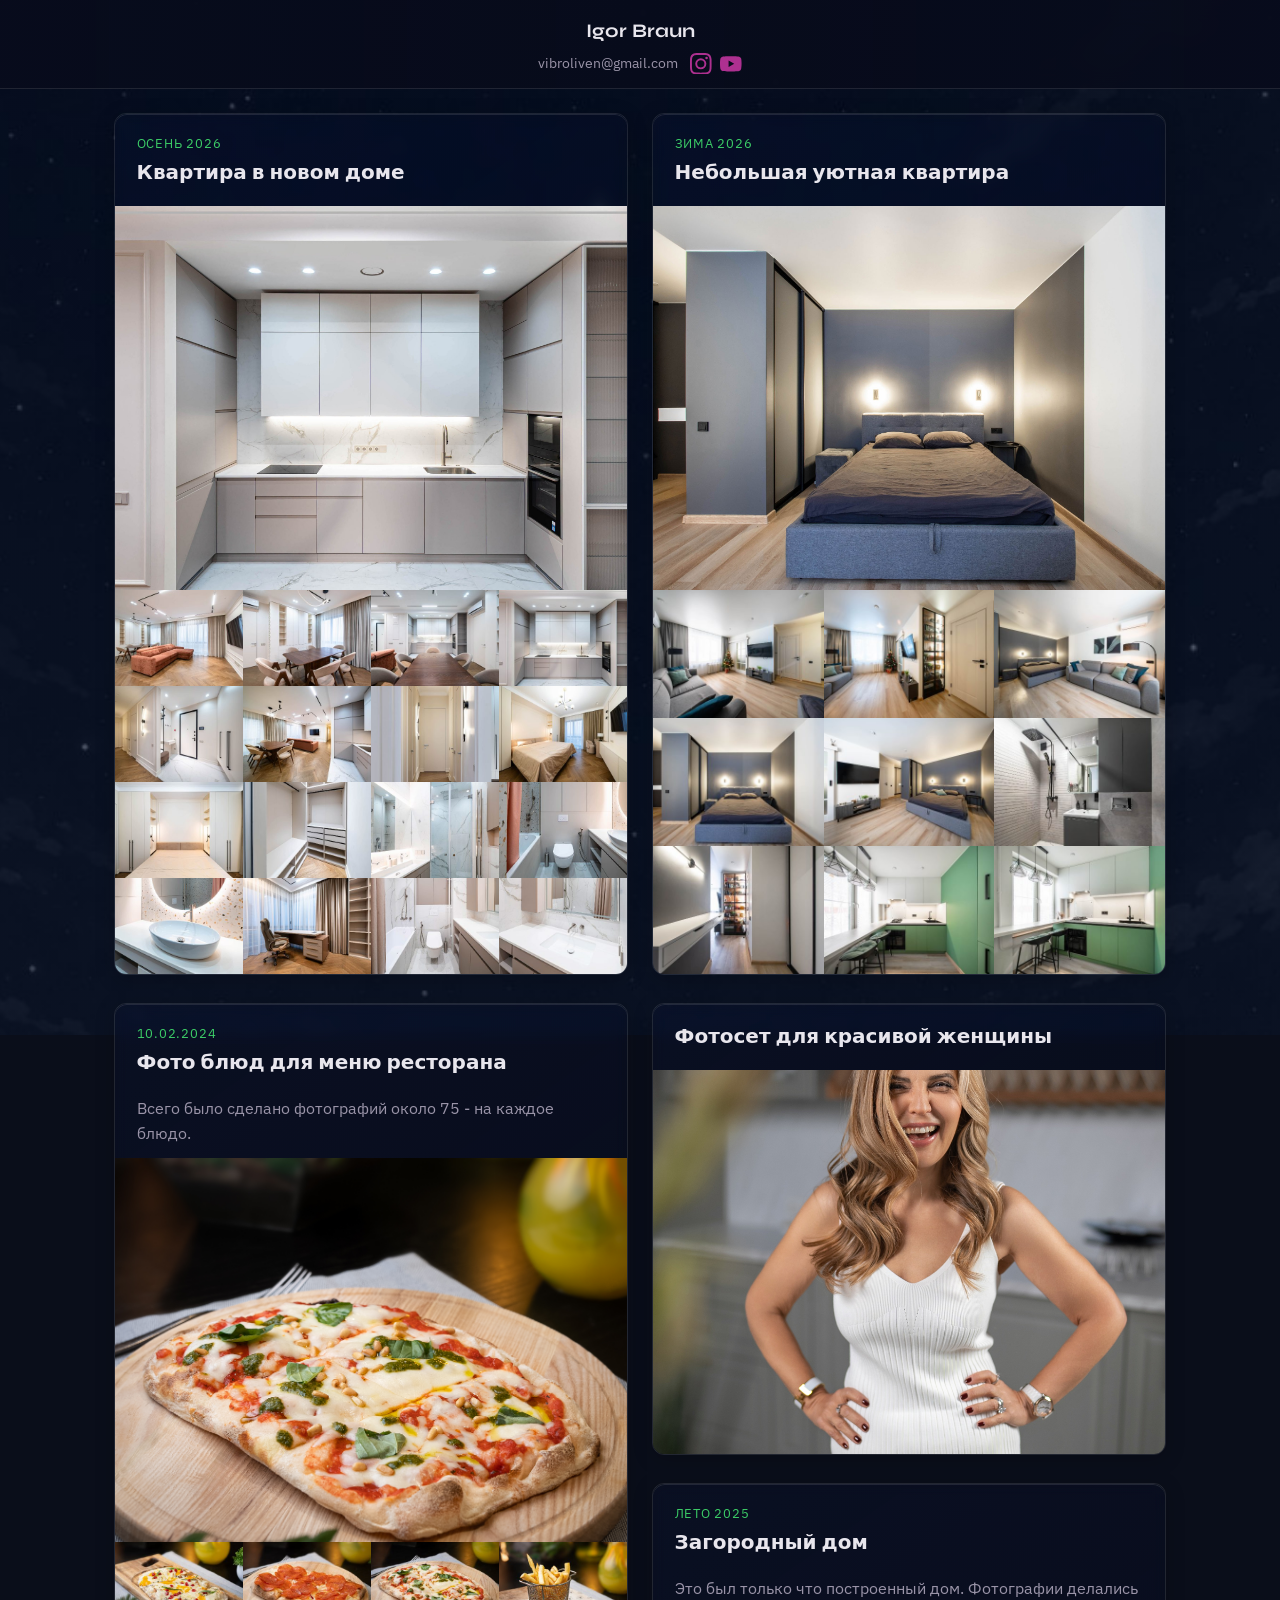
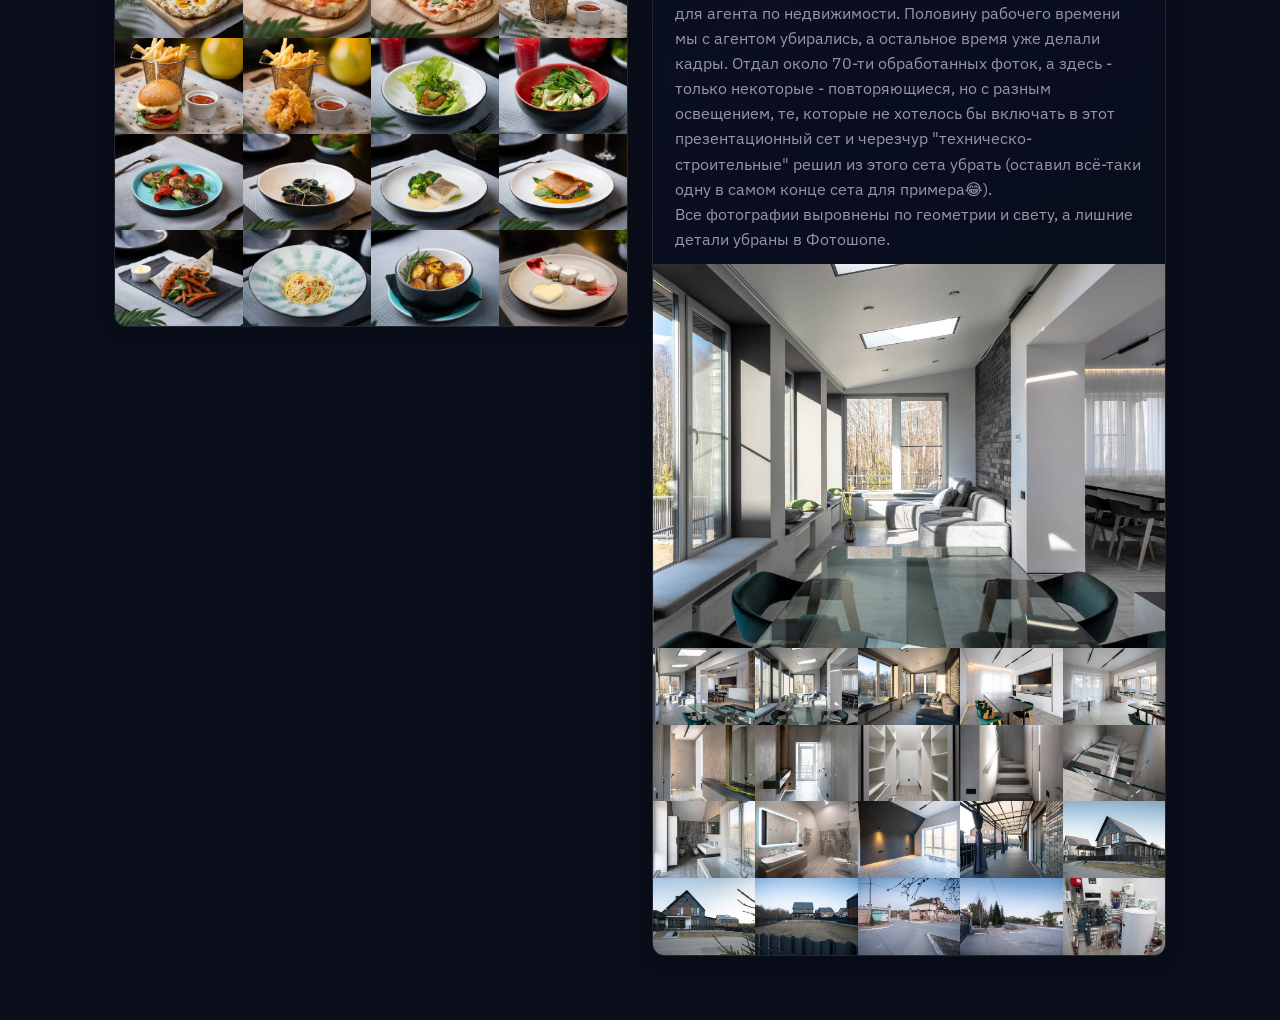
<file: index.html>
<!DOCTYPE html>
<html lang="ru">
<head>
  <meta charset="UTF-8" />
  <meta name="viewport" content="width=device-width, initial-scale=1" />
  <meta name="description" content="Портфолио — Igor Braun" />
  <title>Igor Braun</title>
  <link rel="preconnect" href="https://fonts.googleapis.com" />
  <link rel="preconnect" href="https://fonts.gstatic.com" crossorigin />
  <link href="https://fonts.googleapis.com/css2?family=Syne:wght@400;600;700&family=IBM+Plex+Sans:wght@400;500&display=swap" rel="stylesheet" />
  <link rel="stylesheet" href="css/style.css?v=59" />
</head>
<body>
  <div class="site-bg" aria-hidden="true"></div>
  <header class="site-header">
    <div class="site-brand">
      <p class="logo" id="site-logo">Igor Braun</p>
      <div class="header-contacts">
        <a class="header-contact" id="header-email" href="mailto:vibroliven@gmail.com">vibroliven@gmail.com</a>
        <div class="header-social">
          <a id="header-instagram" class="social-link" href="https://www.instagram.com/igbraun/" target="_blank" rel="noopener" aria-label="Instagram @igbraun">
            <svg xmlns="http://www.w3.org/2000/svg" viewBox="0 0 24 24" aria-hidden="true"><path d="M12 2.163c3.204 0 3.584.012 4.85.07 3.252.148 4.771 1.691 4.919 4.919.058 1.265.069 1.645.069 4.849 0 3.205-.012 3.584-.069 4.849-.149 3.225-1.664 4.771-4.919 4.919-1.266.058-1.644.07-4.85.07-3.204 0-3.584-.012-4.849-.07-3.26-.149-4.771-1.699-4.919-4.92-.058-1.265-.07-1.644-.07-4.849 0-3.204.013-3.583.07-4.849.149-3.227 1.664-4.771 4.919-4.919 1.266-.057 1.645-.069 4.849-.069zM12 0C8.741 0 8.333.014 7.053.072 2.695.272.273 2.69.073 7.052.014 8.333 0 8.741 0 12c0 3.259.014 3.668.072 4.948.2 4.358 2.618 6.78 6.98 6.98C8.333 23.986 8.741 24 12 24c3.259 0 3.668-.014 4.948-.072 4.354-.2 6.782-2.618 6.979-6.98.059-1.28.073-1.689.073-4.948 0-3.259-.014-3.667-.072-4.947-.196-4.354-2.617-6.78-6.979-6.98C15.668.014 15.259 0 12 0zm0 5.838a6.162 6.162 0 100 12.324 6.162 6.162 0 000-12.324zM12 16a4 4 0 110-8 4 4 0 010 8zm6.406-11.845a1.44 1.44 0 100 2.881 1.44 1.44 0 000-2.881z"/></svg>
          </a>
          <a id="header-youtube" class="social-link" href="https://www.youtube.com/@Igorbraun" target="_blank" rel="noopener" aria-label="YouTube Igor Braun">
            <svg xmlns="http://www.w3.org/2000/svg" viewBox="0 0 24 24" aria-hidden="true"><path d="M23.498 6.186a3.016 3.016 0 00-2.122-2.136C19.505 3.545 12 3.545 12 3.545s-7.505 0-9.377.505A3.017 3.017 0 00.502 6.186C0 8.07 0 12 0 12s0 3.93.502 5.814a3.016 3.016 0 002.122 2.136c1.871.505 9.376.505 9.376.505s7.505 0 9.377-.505a3.015 3.015 0 002.122-2.136C24 15.93 24 12 24 12s0-3.93-.502-5.814zM9.545 15.568V8.432L15.818 12l-6.273 3.568z"/></svg>
          </a>
        </div>
      </div>
    </div>
  </header>

  <main>
    <div id="feed" class="feed" aria-live="polite"></div>
  </main>

  <div id="lightbox" class="lightbox" hidden aria-hidden="true" role="dialog" aria-modal="true" aria-label="Просмотр">
    <button type="button" class="lightbox__btn lightbox__close" data-lightbox-close aria-label="Закрыть">×</button>
    <div class="lightbox__inner">
      <div class="lightbox__stage" data-lightbox-stage>
        <div class="lightbox__loader" data-lightbox-loader hidden aria-hidden="true"></div>
        <img class="lightbox__img" alt="" draggable="false" />
        <iframe class="lightbox__video" title="Видео" allow="accelerometer; autoplay; clipboard-write; encrypted-media; gyroscope; picture-in-picture; fullscreen" allowfullscreen hidden></iframe>
      </div>
      <div class="lightbox__controls">
        <button type="button" class="lightbox__btn lightbox__prev" data-lightbox-prev aria-label="Предыдущее фото">‹</button>
        <span class="lightbox__counter" aria-live="polite"></span>
        <button type="button" class="lightbox__btn lightbox__next" data-lightbox-next aria-label="Следующее фото">›</button>
      </div>
    </div>
  </div>

  <script src="js/attachment-path.js?v=1"></script>
  <script src="js/post-text.js?v=4"></script>
  <script src="js/site.js?v=63"></script>
  <script src="js/main.js?v=38"></script>
</body>
</html>
</file>
<file: css/style.css>
:root {
  --bg: #0c0b0f;
  --bg-elevated: #141218;
  --text: #e8e6ed;
  --muted: #9a94a8;
  --accent: #ad3090;
  --accent-soft: rgba(173, 48, 144, 0.15);
  --date: #3ccd67;
  --border: rgba(255, 255, 255, 0.1);
  --panel: rgba(8, 12, 28, 0.27);
  --panel-edge: rgba(255, 255, 255, 0.1);
  --radius: 12px;
  --font-display: "Syne", system-ui, sans-serif;
  --font-body: "IBM Plex Sans", system-ui, sans-serif;
  --max: 1100px;
}

*,
*::before,
*::after {
  box-sizing: border-box;
}

html {
  background-color: #0a0e1a;
}

/* Фон: отдельный слой (iOS не размывает backdrop через html::before с z-index: -1) */
.site-bg {
  position: fixed;
  top: var(--bg-layer-top, -15vh);
  left: 0;
  width: 100%;
  height: var(--bg-layer-height, 130vh);
  z-index: 0;
  pointer-events: none;
  background-color: #0a0e1a;
  background-image:
    linear-gradient(rgba(8, 12, 28, 0.12), rgba(8, 12, 28, 0.12)),
    url("../images/bg-mobile.png");
  background-repeat: no-repeat;
  background-position: center center;
  background-size: cover;
  transform: translate3d(0, var(--bg-parallax-y, 0px), 0);
  will-change: transform;
}

@media (prefers-reduced-motion: reduce) {
  .site-bg {
    transform: none;
    will-change: auto;
  }
}

body {
  margin: 0;
  font-family: var(--font-body);
  font-size: 1rem;
  line-height: 1.6;
  color: var(--text);
  min-height: 100vh;
  background: transparent;
}

.site-header,
main,
.lightbox {
  position: relative;
  z-index: 1;
}

/* Горизонтальный широкий экран — desktop-текстура; вертикальный монитор — mobile */
@media (min-width: 768px) and (min-aspect-ratio: 1/1) {
  .site-bg {
    background-image:
      linear-gradient(rgba(8, 12, 28, 0.3), rgba(8, 12, 28, 0.3)),
      url("../images/bg-desktop.png");
  }
}

a {
  color: var(--accent);
  text-decoration: none;
}

a:hover {
  text-decoration: underline;
}

/* Шапка: логотип и меню по центру, меню под разделителем — на всех экранах */
.site-header {
  position: relative;
  z-index: 50;
  display: flex;
  flex-direction: column;
  align-items: center;
  text-align: center;
  gap: 0;
  padding: 1rem 1.5rem 0.85rem;
  background-color: rgba(8, 12, 28, 0.88);
  background-image: linear-gradient(
    to right,
    rgba(8, 12, 28, 0.18) 0%,
    rgba(8, 12, 28, 0.1) 20%,
    rgba(8, 12, 28, 0.04) 38%,
    transparent 50%,
    rgba(8, 12, 28, 0.04) 62%,
    rgba(8, 12, 28, 0.1) 80%,
    rgba(8, 12, 28, 0.18) 100%
  );
  -webkit-backdrop-filter: blur(12px);
  backdrop-filter: blur(12px);
  border-bottom: 1px solid var(--border);
}

.site-brand {
  display: flex;
  flex-direction: column;
  align-items: center;
  width: 100%;
  gap: 0.35rem;
}

.logo {
  display: block;
  margin: 0;
  font-family: var(--font-display);
  font-weight: 700;
  font-size: 1.2rem;
  color: var(--text);
  text-align: center;
}

.header-contacts {
  display: flex;
  flex-wrap: wrap;
  align-items: center;
  justify-content: center;
  gap: 0.5rem 0.75rem;
}

.header-contact {
  font-size: 0.88rem;
  color: var(--muted);
  text-decoration: none;
}

.header-contact:hover {
  color: var(--accent);
  text-decoration: none;
}

.header-social {
  display: inline-flex;
  align-items: center;
  gap: 0.55rem;
}

.social-link {
  display: inline-flex;
  align-items: center;
  justify-content: center;
  color: var(--accent);
  text-decoration: none;
  line-height: 0;
}

.social-link:hover {
  opacity: 0.85;
  text-decoration: none;
}

.social-link svg {
  width: 1.35rem;
  height: 1.35rem;
  fill: currentColor;
}

main {
  max-width: var(--max);
  margin: 0 auto;
  padding: 1.5rem 1.5rem 4rem;
}

.feed {
  display: flex;
  flex-direction: column;
  gap: 2.5rem;
}

/* Две колонки (кладка): квадратный или горизонтальный экран */
@media (min-aspect-ratio: 1/1) and (min-width: 720px) {
  .feed--masonry {
    display: flex;
    flex-direction: row;
    align-items: flex-start;
    gap: 1.5rem;
  }

  .feed--masonry .feed-col {
    flex: 1;
    min-width: 0;
    display: flex;
    flex-direction: column;
    gap: 1.75rem;
  }
}

.feed-empty {
  text-align: center;
  color: var(--muted);
  padding: 2rem 0;
}

.feed-empty code {
  font-size: 0.9em;
  color: var(--accent);
}

.post-card {
  position: relative;
  container-type: inline-size;
  container-name: post;
  border: 1px solid var(--panel-edge);
  border-radius: var(--radius);
  box-shadow: 0 4px 20px rgba(0, 0, 0, 0.2);
  overflow: hidden;
}

/* Узкая карточка (2 колонки) — меньше столбцов в галерее и видео */
@container post (max-width: 560px) {
  .gallery-grid--5 {
    grid-template-columns: repeat(3, minmax(0, 1fr));
  }

  .gallery-grid--4 {
    grid-template-columns: repeat(2, minmax(0, 1fr));
  }

  .video-grid {
    grid-template-columns: repeat(2, minmax(0, 1fr));
  }
}

/* Стекло на псевдоэлементе: на iOS backdrop на самой карточке с overflow часто даёт чёрный фон */
.post-card::before {
  content: "";
  position: absolute;
  inset: 0;
  z-index: 0;
  border-radius: inherit;
  pointer-events: none;
  background: linear-gradient(
    145deg,
    rgba(12, 18, 42, 0.36) 0%,
    rgba(8, 12, 28, 0.27) 45%,
    rgba(6, 10, 24, 0.29) 100%
  );
  -webkit-backdrop-filter: blur(6px) saturate(1.35);
  backdrop-filter: blur(6px) saturate(1.35);
  box-shadow: inset 0 1px 0 rgba(255, 255, 255, 0.1);
  -webkit-transform: translateZ(0);
  transform: translateZ(0);
}

.post-card > * {
  position: relative;
  z-index: 1;
}

@supports not ((-webkit-backdrop-filter: blur(1px)) or (backdrop-filter: blur(1px))) {
  .post-card::before {
    background: linear-gradient(
      145deg,
      rgba(12, 18, 42, 0.55) 0%,
      rgba(8, 12, 28, 0.5) 50%,
      rgba(6, 10, 24, 0.53) 100%
    );
  }
}

.post-media {
  background: rgba(8, 12, 28, 0.5);
  border-bottom: 1px solid var(--border);
}

.post-media--video {
  position: relative;
  aspect-ratio: 16 / 9;
}

.post-media--video iframe {
  position: absolute;
  inset: 0;
  width: 100%;
  height: 100%;
  border: 0;
}

.post-media--image img {
  display: block;
  width: 100%;
  height: auto;
  vertical-align: middle;
}

.post-body {
  padding: 1.25rem 1.35rem 1.35rem;
}

.post-date {
  display: block;
  margin: 0 0 0.35rem;
  font-size: 0.8rem;
  letter-spacing: 0.06em;
  text-transform: uppercase;
  color: var(--date);
}

.post-title {
  margin: 0 0 0.65rem;
  font-family: var(--font-display);
  font-size: 1.25rem;
  font-weight: 600;
  line-height: 1.25;
}

.post-text p {
  margin: 0;
  color: var(--muted);
  font-size: 0.98rem;
  white-space: pre-line;
}

.post-text--rich p {
  white-space: normal;
}

.post-text--rich p + p {
  margin-top: 0.75rem;
}

.post-text a,
.post-text--rich a {
  color: var(--accent, #e879d8);
  text-decoration: underline;
  text-underline-offset: 2px;
}

.post-text a:hover,
.post-text--rich a:hover {
  opacity: 0.88;
}

.post-text--rich a.post-text__file-link {
  font-weight: 500;
}

.post-text-gap {
  height: 0;
  margin: 0.75rem 0;
}

/* Посты с sections: текст с отступами, галерея и обложка — на всю ширину карточки */
.post-card--sections .post-body--head {
  padding: 1.25rem 1.35rem 0.65rem;
  margin-bottom: 0;
}

.post-card--sections .post-section--text,
.post-card--sections .post-section--audio,
.post-card--sections .post-section--playlist {
  padding: 0 1.35rem;
  margin-top: 0;
}

.post-card--sections .post-section--text + .post-section--text,
.post-card--sections .post-section--text + .post-section--media,
.post-card--sections .post-section--text + .post-section--gallery,
.post-card--sections .post-section--media + .post-section--text,
.post-card--sections .post-section--gallery + .post-section--text {
  padding-top: 0.75rem;
}

.post-card--sections .post-section:last-child.post-section--text,
.post-card--sections .post-section:last-child.post-section--audio,
.post-card--sections .post-section:last-child.post-section--playlist {
  padding-bottom: 1.35rem;
}

.post-card--sections .post-section--gallery,
.post-card--sections .post-section--media {
  padding: 0;
  margin-top: 0;
}

.post-card--sections .post-gallery {
  padding: 0;
}

.post-card--sections .post-section--media .post-cover,
.post-card--sections .post-section--gallery .post-cover {
  margin-top: 0;
  margin-bottom: 0;
}

.post-section {
  margin-top: 0;
}

.post-card--audio .post-text {
  margin-top: 1rem;
}

.post-audio {
  margin-top: 0.85rem;
}

.post-audio audio {
  display: none;
}

.post-audio__bar {
  display: flex;
  align-items: center;
  gap: 0.5rem;
  width: 100%;
  padding: 0.65rem 0.75rem;
  border-radius: 8px;
  border: 1px solid var(--border);
  background: rgba(0, 0, 0, 0.25);
  box-sizing: border-box;
}

.post-audio__timeline {
  display: flex;
  flex: 1;
  align-items: center;
  gap: 0.45rem;
  min-width: 0;
}

.post-audio__play {
  flex-shrink: 0;
  width: 2.5rem;
  height: 2.5rem;
  margin: 0;
  padding: 0;
  border: 1px solid var(--panel-edge);
  border-radius: 999px;
  background: rgba(8, 12, 28, 0.6);
  color: var(--text);
  font-size: 0.95rem;
  line-height: 1;
  cursor: pointer;
  transition: background 0.15s, color 0.15s;
}

.post-audio__play:hover {
  background: rgba(20, 26, 48, 0.85);
  color: var(--accent);
}

.post-audio__play.is-playing {
  color: var(--accent);
}

.post-audio__time {
  flex-shrink: 0;
  font-size: 0.78rem;
  font-variant-numeric: tabular-nums;
  color: var(--muted);
  line-height: 1;
  white-space: nowrap;
}

.post-audio__time--current {
  min-width: 3.35rem;
}

.post-audio__time--total {
  min-width: 3.35rem;
  text-align: right;
}

.post-audio__seek {
  flex: 1 1 auto;
  width: 100%;
  min-width: 2rem;
  height: 4px;
  margin: 0;
  accent-color: var(--accent);
  cursor: pointer;
}

.post-audio__now {
  margin: 0 0 0.5rem;
  font-size: 0.88rem;
  color: var(--text);
  line-height: 1.35;
}

.post-audio__tracks {
  margin: 0.75rem 0 0;
  padding: 0;
  list-style: none;
  border-top: 1px solid var(--border);
}

.post-audio__tracks li {
  border-bottom: 1px solid var(--border);
}

.post-audio__track {
  display: block;
  width: 100%;
  margin: 0;
  padding: 0.5rem 0.6rem;
  border: none;
  background: transparent;
  color: var(--muted);
  font-family: var(--font-body);
  font-size: 0.86rem;
  text-align: left;
  cursor: pointer;
  touch-action: manipulation;
  -webkit-tap-highlight-color: transparent;
  transition: background 0.12s, color 0.12s;
}

.post-audio__track:hover {
  background: rgba(255, 255, 255, 0.06);
  color: var(--text);
}

.post-audio__track.is-active {
  color: var(--accent);
  background: rgba(173, 48, 144, 0.12);
}

.post-link {
  margin: 0.85rem 0 0;
  font-size: 0.95rem;
}

.post-card--gallery .post-body {
  padding-bottom: 1rem;
}

.post-card--gallery .post-gallery {
  padding: 0;
}

.post-gallery {
  padding: 0 1rem 1.25rem;
}

.gallery-grid {
  --gallery-cell-ar: 4 / 3;
  display: grid;
  gap: 0;
  line-height: 0;
  font-size: 0;
}

.gallery-grid--5 {
  grid-template-columns: repeat(5, minmax(0, 1fr));
}

.gallery-grid--4 {
  grid-template-columns: repeat(4, minmax(0, 1fr));
}

.gallery-grid--3 {
  grid-template-columns: repeat(3, minmax(0, 1fr));
}

.gallery-grid--2 {
  grid-template-columns: repeat(2, minmax(0, 1fr));
}

.gallery-cell--video {
  position: relative;
}

.gallery-cell--inline-video {
  position: relative;
  display: block;
  width: 100%;
  aspect-ratio: var(--gallery-cell-ar, 4 / 3);
  min-height: 0;
  background: #000;
  overflow: hidden;
  padding: 0;
  line-height: 0;
}

.gallery-cell--inline-video iframe {
  position: absolute;
  inset: 0;
  display: block;
  width: 100%;
  height: 100%;
  border: 0;
}

.gallery-cell--video:hover img {
  opacity: 0.72;
}

.gallery-cell__play {
  position: absolute;
  inset: 0;
  margin: auto;
  width: 3rem;
  height: 3rem;
  border-radius: 50%;
  background: rgba(0, 0, 0, 0.55);
  pointer-events: none;
}

.gallery-cell__play::after {
  content: "";
  position: absolute;
  left: 50%;
  top: 50%;
  transform: translate(-38%, -50%);
  border-style: solid;
  border-width: 0.55rem 0 0.55rem 0.95rem;
  border-color: transparent transparent transparent #fff;
}

.post-card--gallery .post-cover {
  margin: 0;
}

.post-cover {
  margin-bottom: 0.85rem;
}

.post-cover__btn {
  display: block;
  width: 100%;
  margin: 0;
  padding: 0;
  border: none;
  border-radius: 0;
  background: transparent;
  cursor: pointer;
  overflow: hidden;
  aspect-ratio: 4 / 3;
  line-height: 0;
}

.post-cover__btn:hover img {
  opacity: 0.92;
}

.post-cover__btn img {
  display: block;
  width: 100%;
  height: 100%;
  object-fit: cover;
  object-position: center;
  pointer-events: none;
}

.post-cover__btn.gallery-cell--video {
  position: relative;
}

/* Видео над сеткой — воспроизведение на месте, без лайтбокса */
.post-cover--inline-video {
  margin-bottom: 0.85rem;
}

.post-cover--inline-video .post-cover__frame {
  position: relative;
  width: 100%;
  background: #000;
  overflow: hidden;
  line-height: 0;
}

.post-cover--bare .post-cover__frame {
  max-width: 100%;
}

.post-cover__frame--portrait {
  max-width: 100%;
  margin-left: auto;
  margin-right: auto;
}

.post-cover__poster {
  display: block;
  width: 100%;
  height: 100%;
  object-fit: cover;
  object-position: center;
}

.post-cover__play-btn {
  position: absolute;
  inset: 0;
  margin: 0;
  padding: 0;
  border: none;
  background: transparent;
  cursor: pointer;
  z-index: 2;
}

.post-cover__play-btn .gallery-cell__play {
  pointer-events: none;
}

.post-cover__play-btn:hover .gallery-cell__play {
  background: rgba(0, 0, 0, 0.72);
}

.post-cover__iframe {
  position: absolute;
  inset: 0;
  width: 100%;
  height: 100%;
  border: 0;
  z-index: 3;
}

.post-cover--inline-video.is-playing .post-cover__poster,
.post-cover--inline-video.is-playing .post-cover__play-btn {
  display: none;
}

.post-cover--bare .post-cover__iframe {
  display: block;
  position: relative;
}

.gallery-cell {
  margin: 0;
  padding: 0;
  border: none;
  border-radius: 0;
  width: 100%;
  aspect-ratio: var(--gallery-cell-ar, 4 / 3);
  background: #000;
  cursor: pointer;
  display: block;
  overflow: hidden;
  line-height: 0;
  vertical-align: top;
}

.gallery-cell:hover img {
  opacity: 0.92;
}

.gallery-cell img {
  display: block;
  width: 100%;
  height: 100%;
  object-fit: cover;
  object-position: center;
  pointer-events: none;
  vertical-align: top;
}

.post-card--video .post-videos {
  padding: 0;
}

.post-video-main,
.video-cell--inline {
  position: relative;
  width: 100%;
  aspect-ratio: 16 / 9;
  background: #000;
  line-height: 0;
}

.post-video-main iframe,
.video-cell--inline iframe {
  position: absolute;
  inset: 0;
  width: 100%;
  height: 100%;
  border: 0;
}

.video-grid {
  display: grid;
  grid-template-columns: repeat(3, minmax(0, 1fr));
  gap: 0;
  line-height: 0;
  font-size: 0;
}

.video-cell {
  position: relative;
  display: block;
  width: 100%;
  margin: 0;
  padding: 0;
  border: none;
  aspect-ratio: 16 / 9;
  background: #000;
  overflow: hidden;
  cursor: pointer;
  line-height: 0;
}

.video-cell iframe {
  position: absolute;
  inset: 0;
  width: 100%;
  height: 100%;
  border: 0;
  pointer-events: none;
}

.video-cell:hover iframe {
  opacity: 0.92;
}

/* Полноэкранный просмотр галереи */
.lightbox {
  position: fixed;
  inset: 0;
  z-index: 300;
  display: flex;
  flex-direction: column;
  align-items: center;
  justify-content: center;
  padding: 3.5rem 1rem 1.5rem;
  background: rgba(4, 6, 14, 0.94);
  backdrop-filter: blur(8px);
}

.lightbox[hidden] {
  display: none;
}

.lightbox__inner {
  display: flex;
  flex-direction: column;
  align-items: center;
  justify-content: center;
  flex: 1;
  min-height: 0;
  width: 100%;
  max-width: 100%;
}

.lightbox__stage {
  position: relative;
  flex: 1;
  min-height: 0;
  display: flex;
  align-items: center;
  justify-content: center;
  width: 100%;
  touch-action: pan-y;
  cursor: grab;
  user-select: none;
}

.lightbox__stage.is-dragging {
  cursor: grabbing;
  touch-action: none;
}

.lightbox__loader {
  position: absolute;
  z-index: 3;
  width: 2.75rem;
  height: 2.75rem;
  border: 3px solid rgba(255, 255, 255, 0.2);
  border-top-color: var(--accent);
  border-radius: 50%;
  animation: lightbox-spin 0.75s linear infinite;
  pointer-events: none;
}

.lightbox__loader[hidden] {
  display: none;
}

@keyframes lightbox-spin {
  to {
    transform: rotate(360deg);
  }
}

.lightbox__stage.is-loading .lightbox__img {
  opacity: 0.25;
  transition: opacity 0.15s;
}

.lightbox__img {
  position: relative;
  z-index: 1;
  max-width: 100%;
  max-height: 100%;
  width: auto;
  height: auto;
  object-fit: contain;
  user-select: none;
  -webkit-user-drag: none;
  transition: opacity 0.15s;
}

.lightbox__img[hidden],
.lightbox__video[hidden] {
  display: none;
}

.lightbox__video {
  width: min(960px, 100%);
  max-width: 100%;
  max-height: calc(100vh - 8rem);
  max-height: calc(100dvh - 8rem);
  aspect-ratio: 16 / 9;
  height: auto;
  border: 0;
  background: #000;
}

.lightbox__video--portrait {
  max-height: calc(100vh - 6rem);
  max-height: calc(100dvh - 6rem);
}

.lightbox__controls {
  display: flex;
  flex-shrink: 0;
  align-items: center;
  justify-content: center;
  gap: 1.25rem;
  margin-top: 1rem;
  padding-bottom: 0.25rem;
}

.lightbox__controls[hidden] {
  display: none;
}

.lightbox__btn {
  margin: 0;
  padding: 0;
  border: 1px solid var(--border);
  border-radius: 999px;
  background: rgba(8, 12, 28, 0.85);
  color: var(--text);
  font-family: var(--font-body);
  line-height: 1;
  cursor: pointer;
  transition: background 0.15s, color 0.15s;
}

.lightbox__btn:hover {
  background: rgba(20, 26, 48, 0.95);
  color: var(--accent);
}

.lightbox__close {
  position: absolute;
  top: 1rem;
  right: 1rem;
  width: 2.75rem;
  height: 2.75rem;
  font-size: 1.6rem;
}

.lightbox__prev,
.lightbox__next {
  width: 3rem;
  height: 3rem;
  font-size: 2rem;
}

.lightbox__counter {
  font-size: 0.9rem;
  color: var(--muted);
  letter-spacing: 0.04em;
  min-width: 4rem;
  text-align: center;
}

/* Горизонтальный экран — стрелки по бокам */
@media (min-aspect-ratio: 1/1) {
  .lightbox {
    padding: 3rem 4rem;
  }

  .lightbox__inner {
    flex-direction: row;
    position: relative;
    align-items: stretch;
  }

  .lightbox__stage {
    padding: 0 3.5rem;
  }

  .lightbox__controls {
    position: absolute;
    inset: 0;
    margin: 0;
    padding: 0;
    pointer-events: none;
  }

  .lightbox__prev,
  .lightbox__next {
    position: absolute;
    top: 50%;
    transform: translateY(-50%);
    pointer-events: auto;
  }

  .lightbox__prev {
    left: 0;
  }

  .lightbox__next {
    right: 0;
  }

  .lightbox__counter {
    position: absolute;
    left: 50%;
    bottom: 0;
    transform: translateX(-50%);
  }
}
</file>
